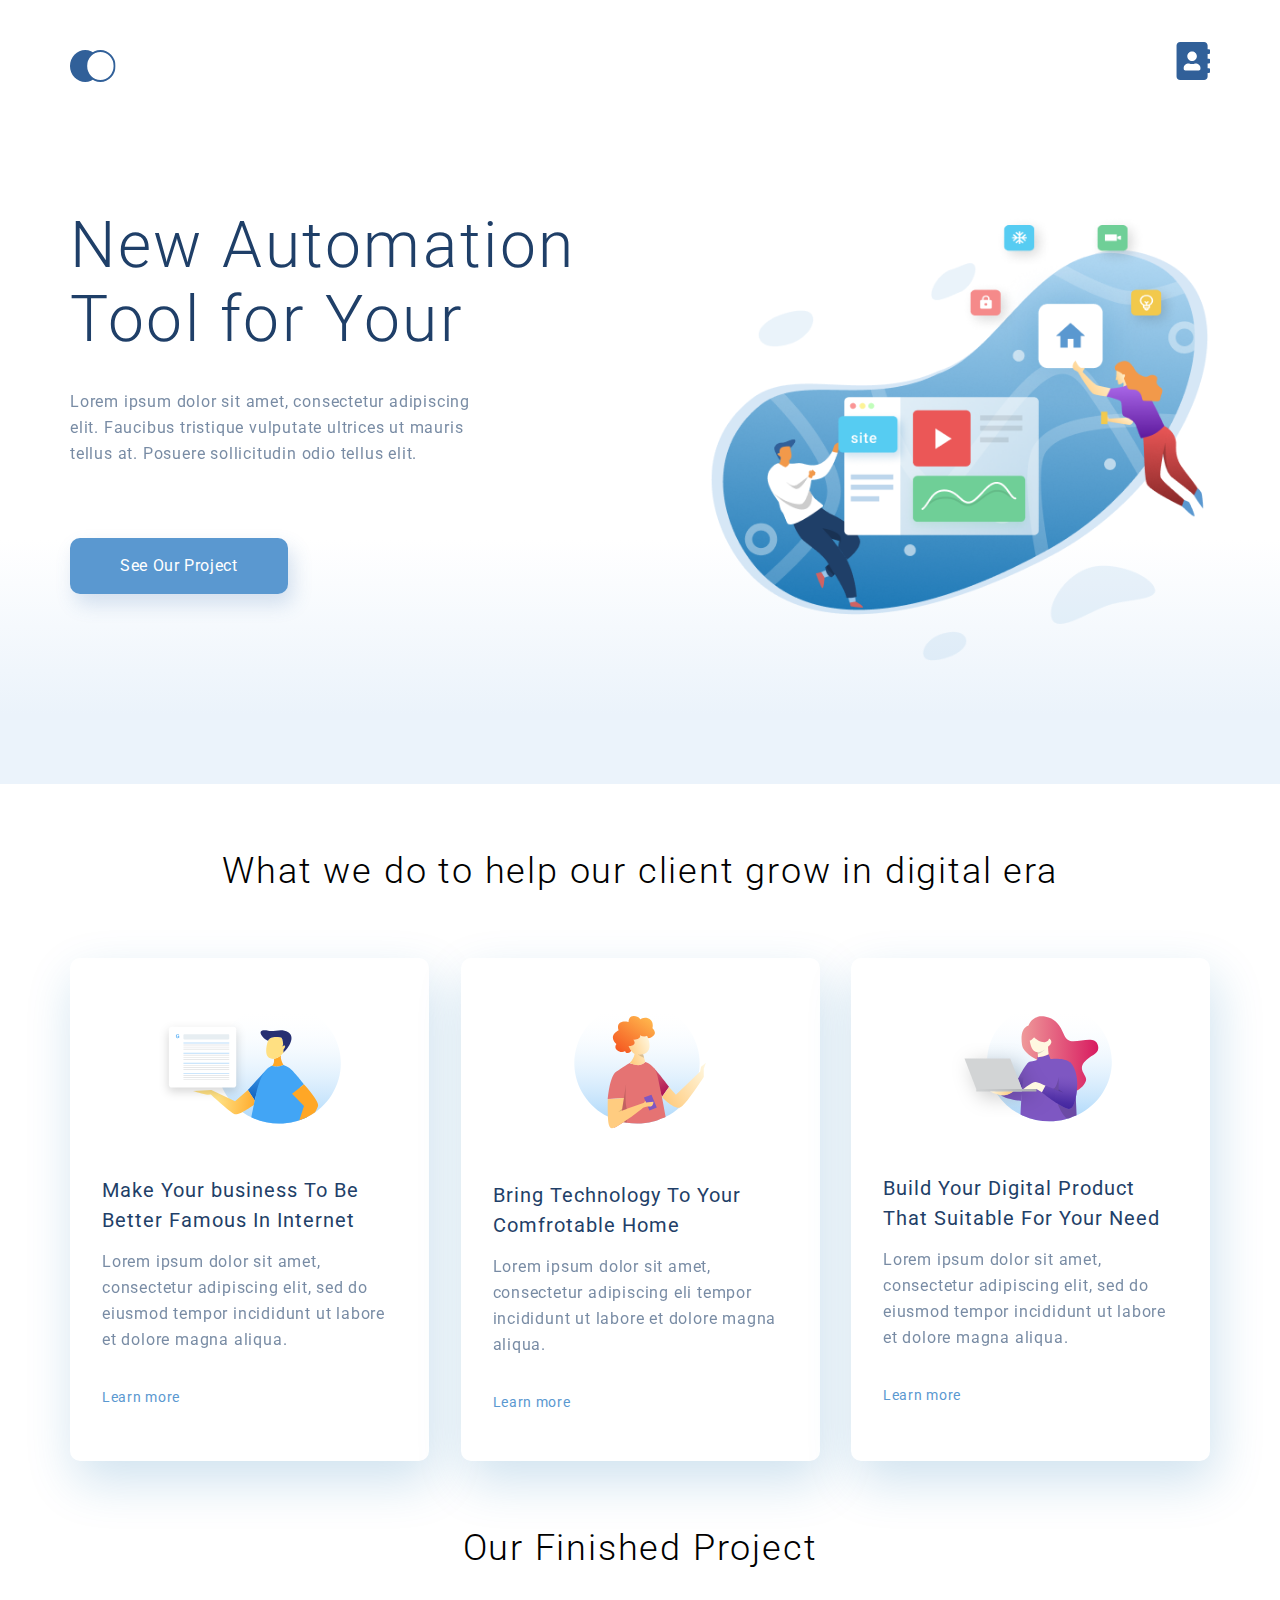
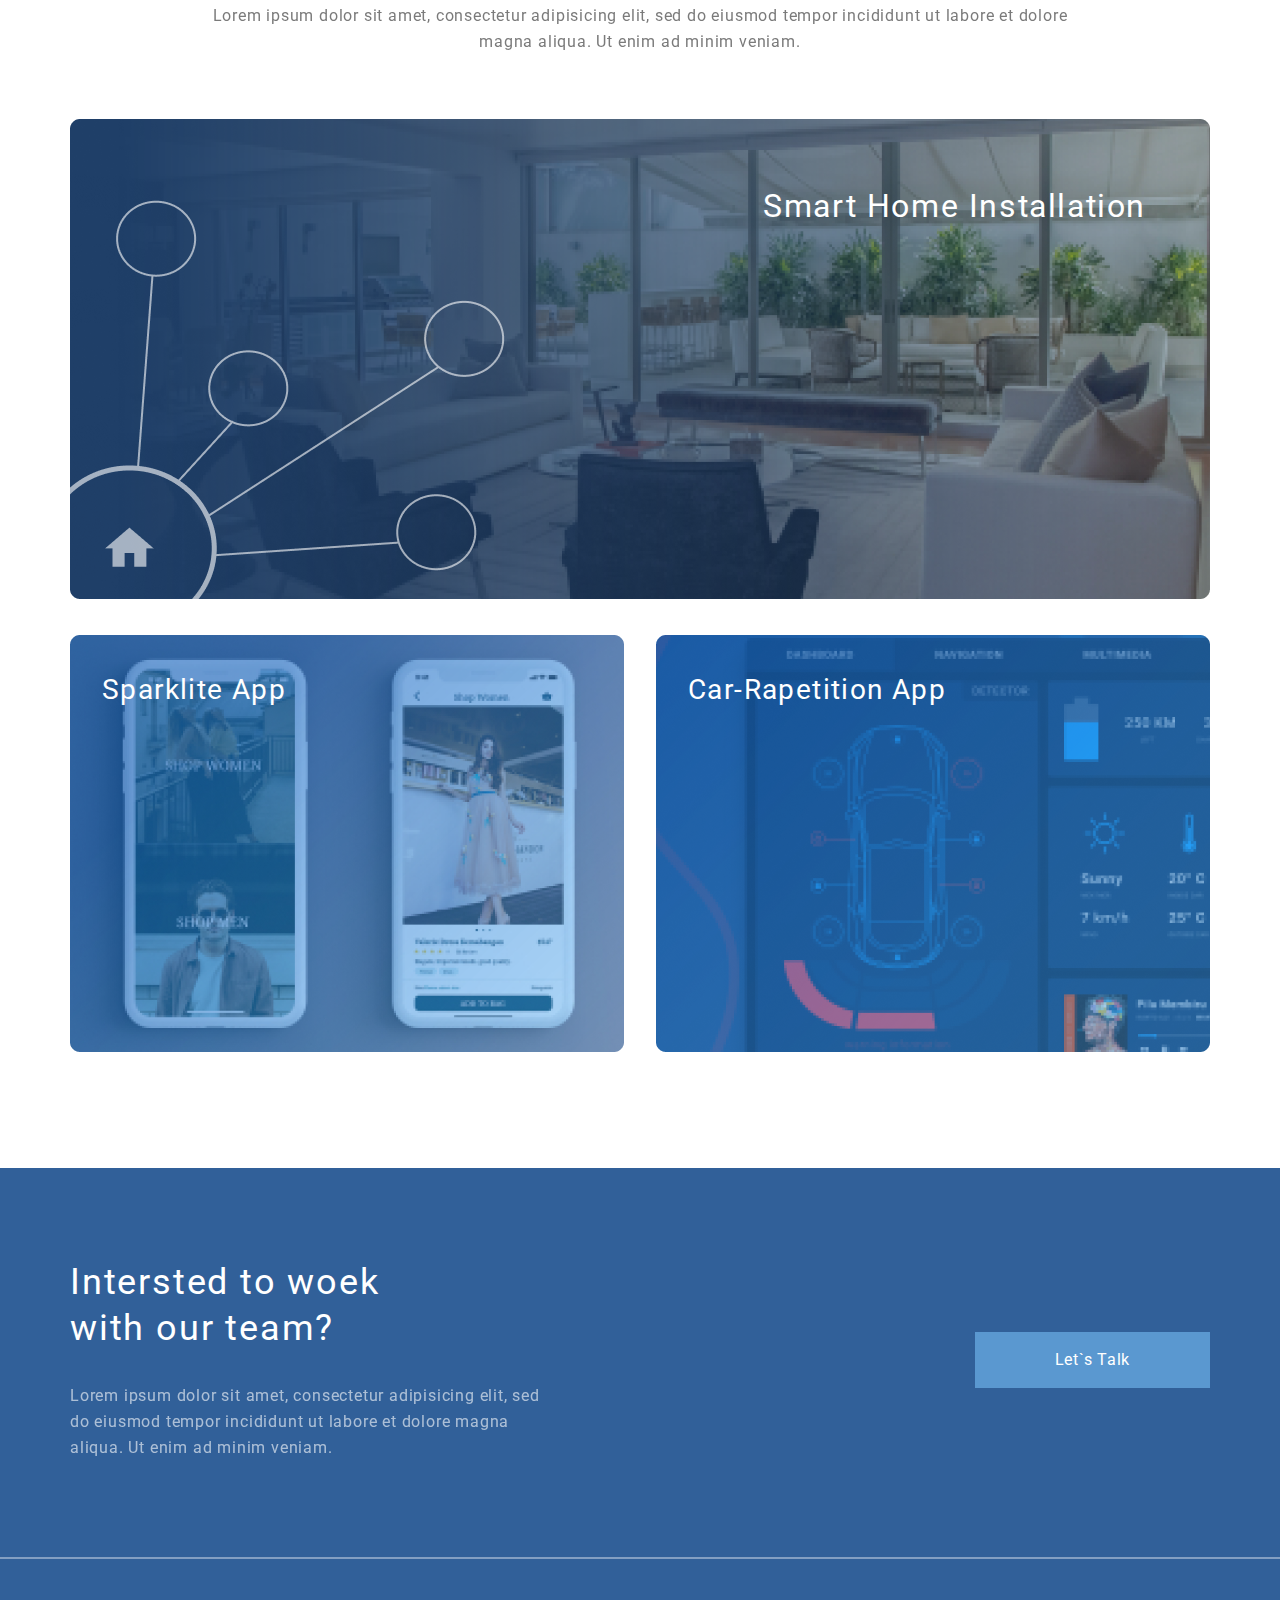
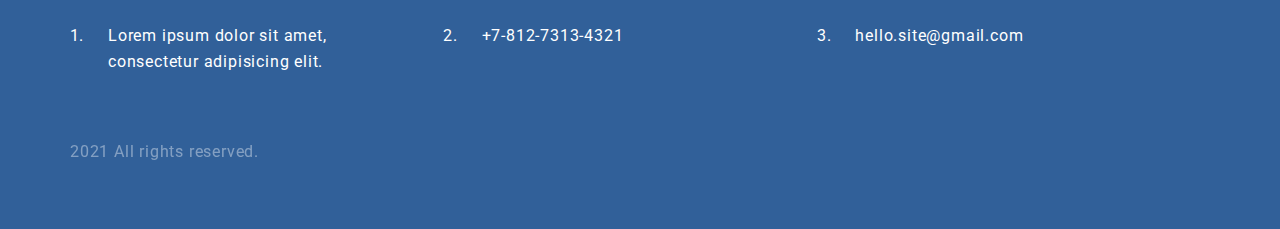
<file: My first website/index.html>
<!DOCTYPE html>
<html lang="en">
<head>
    <meta charset="UTF-8">
    <meta http-equiv="X-UA-Compatible" content="IE=edge">
    <meta name="viewport" content="width=device-width, initial-scale=1.0">
    <title>Main</title>
    <link rel="stylesheet" href="style.css">
    <link rel="preconnect" href="https://fonts.googleapis.com">
    <link rel="preconnect" href="https://fonts.gstatic.com" crossorigin>
    <link href="https://fonts.googleapis.com/css2?family=Roboto:wght@100;300;400;500;700;900&display=swap" rel="stylesheet">
</head>
<body>
    <div class="top">
        <div class="container top__box">
            <ul class="header">
                <li><a href="index.html"><img src="img/logo.svg" alt="logo"></a></li>
                <li><a href="contacts.html"> <img src="img/vector.svg" alt="contacts"></a></li>
            </ul>
            <div class="top__info">
                <h1 class="top__heading">New Automation Tool for Your</h1>
                <p class="text top__text">Lorem ipsum dolor sit amet, consectetur adipiscing elit. Faucibus tristique vulputate ultrices ut mauris tellus at. Posuere sollicitudin odio tellus elit.</p>
                <a href="#" class="top__button">See Our Project</a>
            </div>
        </div>
    </div>
    <div class="what-we-do container">
        <h3 class="heading">What we do to help our client grow in digital era</h3>
        <div class="what-we-do__carousel">
            <div class="what-we-do__card">
                <img class="what-we-do__image" src="img/card1.svg" alt="card1">
                <h4 class="what-we-do__mini-heading">Make Your business To Be Better Famous In Internet</h4>
                <p class="text">Lorem ipsum dolor sit amet, consectetur adipiscing elit, sed do eiusmod tempor incididunt ut labore et dolore magna aliqua. </p>
                <a class="what-we-do__anchor" href="#">Learn more</a>
            </div>
            <div class="what-we-do__card">
                <img class="what-we-do__image" src="img/card2.svg" alt="card2">
                <h4 class="what-we-do__mini-heading">Bring Technology To Your Comfrotable Home</h4>
                <p class="text what-we-do__text">Lorem ipsum dolor sit amet, consectetur adipiscing eli tempor incididunt ut labore et dolore magna aliqua. </p>
                <a class="what-we-do__anchor" href="#">Learn more</a>
            </div>
            <div class="what-we-do__card">
                <img class="what-we-do__image" src="img/card3.svg" alt="card3">
                <h4 class="what-we-do__mini-heading">Build Your Digital Product That Suitable For Your Need</h4>
                <p class="text">Lorem ipsum dolor sit amet, consectetur adipiscing elit, sed do eiusmod tempor incididunt ut labore et dolore magna aliqua. </p>
                <a class="what-we-do__anchor" href="#">Learn more</a>
            </div>
        </div>
    </div>
    <div class="project">
        <div class="container">
            <h3 class="heading">Our Finished Project</h3>
            <p class="text project__text">Lorem ipsum dolor sit amet, consectetur adipisicing elit, sed do eiusmod tempor incididunt ut labore et dolore magna aliqua. Ut enim ad minim veniam.</p>
            <div class="project__item">
                <img class="project__image" src="img/middle_banner.png" alt="Smart Home" >
                <p class="project__image-text">Smart Home Installation</p>
            </div>
            <div class="project__parent">
                <div class="project__item project__item-margin">
                    <img class="project__image"src="img/app1.png" alt="App1">
                    <p class="project__image-text2">Sparklite App</p>
                </div>
                <div class="project__item">
                    <img class="project__image"src="img/app2.png" alt="App2">
                    <p class="project__image-text2">Car-Rapetition App</p>
                </div>
            </div>
        </div>
    </div>
    <div class="footer">
        <div class="footer__top container">
            <div class="footer__text-block">
                <h3 class="footer__heading">Intersted to woek<br>with our team?</h3>
                <p class="footer__text">Lorem ipsum dolor sit amet, consectetur adipisicing elit, sed do eiusmod tempor incididunt ut labore et dolore magna aliqua. Ut enim ad minim veniam.</p>
            </div>
            <a href="#" class="footer__link">Let`s Talk</a>
        </div>
        <hr class="footer__line">
        <div class="footer__bottom container">
            <ol class="footer__contacts">
                <li class="footer__contacts-item">Lorem ipsum dolor sit amet, consectetur adipisicing elit.</li>
                <li class="footer__contacts-item">+7-812-7313-4321</li>
                <li class="footer__contacts-item">hello.site@gmail.com</li>
            </ol>
            <span class="footer__copyright">2021 All rights reserved.</span>
        </div>
    </div>
</body>
</html>
</file>
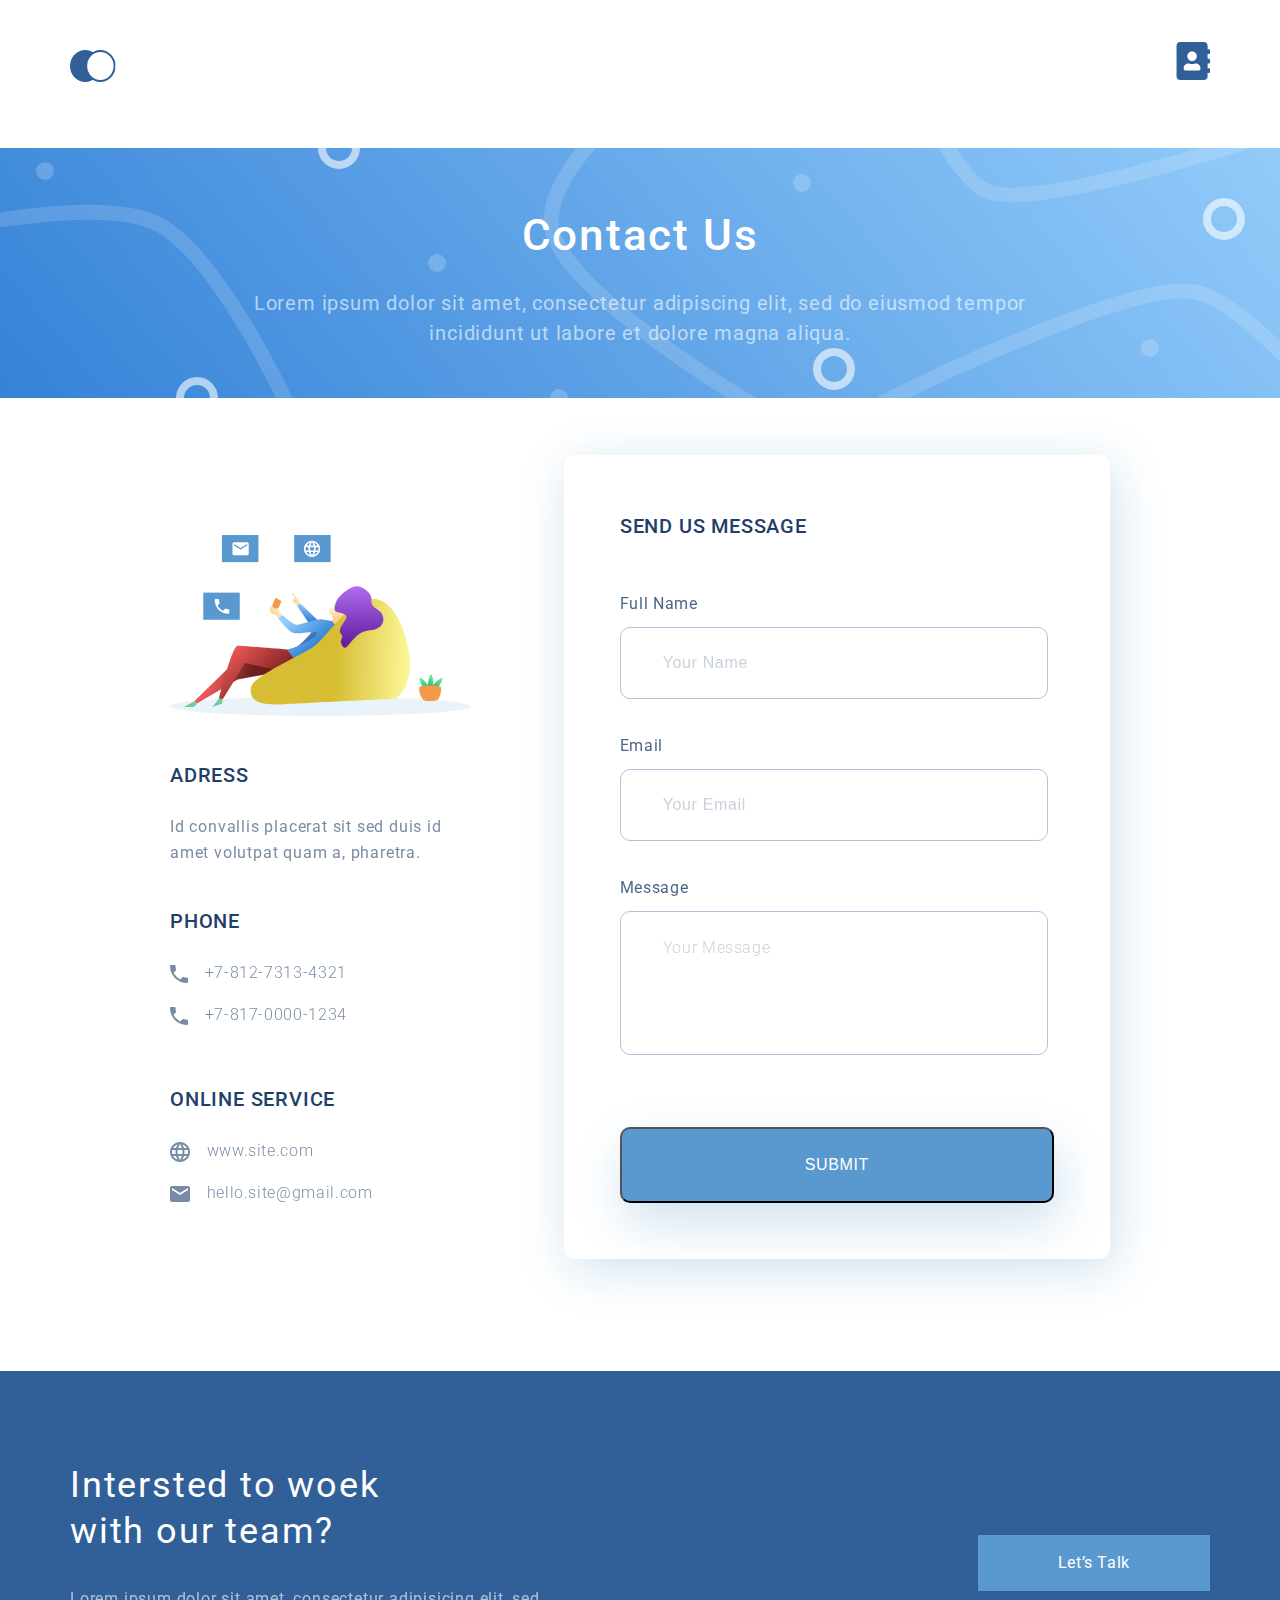
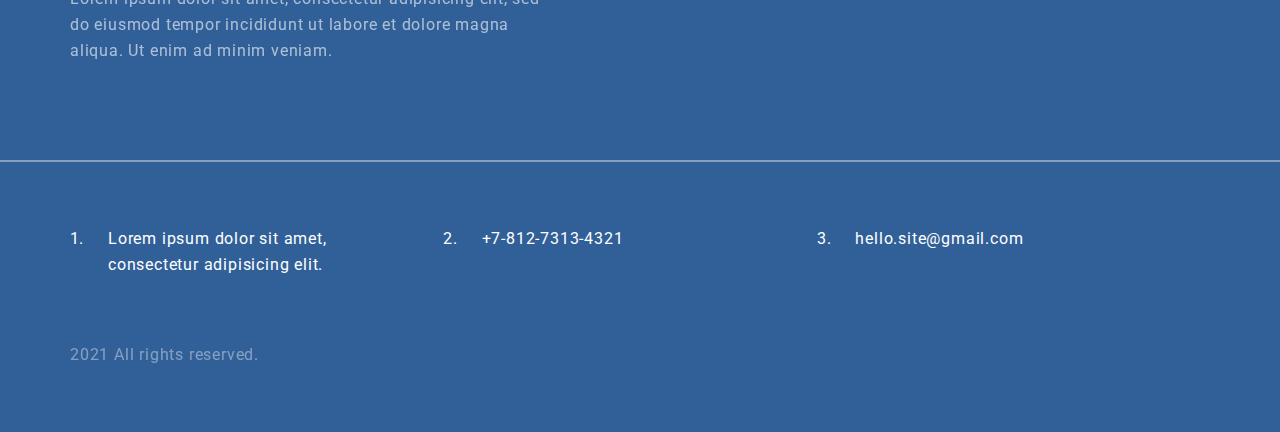
<file: My first website/contacts.html>
<!DOCTYPE html>
<html lang="en">
<head>
    <meta charset="UTF-8">
    <meta http-equiv="X-UA-Compatible" content="IE=edge">
    <meta name="viewport" content="width=device-width, initial-scale=1.0">
    <title>Contacts</title>
    <link rel="stylesheet" href="style.css">
    <link rel="preconnect" href="https://fonts.googleapis.com">
    <link rel="preconnect" href="https://fonts.gstatic.com" crossorigin>
    <link href="https://fonts.googleapis.com/css2?family=Roboto:wght@100;300;400;500;700;900&display=swap" rel="stylesheet">
</head>
<body>
    <div class="container">
        <ul class="header">
            <li><a href="index.html"><img src="img/logo.svg" alt="logo"></a></li>
            <li><a href="contacts.html"> <img src="img/vector.svg" alt="contacts"></a></li>
        </ul>
    </div>
    <div class="contacts__banner">
        <div class="contacts__container">
            <h2 class="contacts__heading">Contact Us</h2>
            <p class="contacts__text">Lorem ipsum dolor sit amet, consectetur adipiscing elit, sed do eiusmod tempor incididunt ut labore et dolore magna aliqua.</p>
        </div>
    </div>
    <div class="contacts__flex contacts__container">
        <div class="contacts__left">
            <img class="contacts__small-img" src="img/contacts_pic.svg" alt="Our contacts">
            <h4 class="contacts__microheading">ADRESS</h4>
            <p class="text">Id convallis placerat sit sed duis id amet volutpat quam a, pharetra.</p>
            <h4 class="contacts__microheading">PHONE</h4>
            <ul class="contacts__listing1">
                <li class="contacts__list-unit text"><img src="img/phone.svg" alt="" style="vertical-align:middle">&emsp;+7-812-7313-4321</li>
                <li class="contacts__list-unit text"><img src="img/phone.svg" alt="" style="vertical-align:middle">&emsp;+7-817-0000-1234</li>
            </ul>
            <h4 class="contacts__microheading">ONLINE SERVICE</h4>
            <ul class="contacts__listing2">
                <li class="contacts__list-unit-fat"><a class="contacts__list-unit text" href="www.site.com"><img src="img/site.svg" alt="site" style="vertical-align:middle">&emsp;www.site.com</a></li>
                <li class="contacts__list-unit-fat"><a class="contacts__list-unit text"
                        href="hello.site@gmail.com"><img src="img/mail.svg" alt="mail" style="vertical-align:middle">&emsp;hello.site@gmail.com</a></li>
            </ul>
        </div>
        <div class="contacts__right">
            <form action="#" class="contacts__form">
                <h4 class="contacts__microheading2">SEND US MESSAGE</h4>
                <span class="contacts__input-names">Full Name</span>
                <input class="contacts__input1" type="text" name="Full Name" placeholder="Your Name" size="30">
                <span class="contacts__input-names">Email</span>
                <input class="contacts__input1" type="email" name="Email" placeholder="Your Email" size="30">
                <span class="contacts__input-names">Message</span>
                <textarea class="contacts__input2" name="Message" placeholder="Your Message"></textarea>
                <input class="contacts__submit" type="submit" name="myInput" value="SUBMIT">
            </form>
        </div>
    </div>
    <div class="contacts__map contacts__container">
        <script type="text/javascript" charset="utf-8" async
            src="https://api-maps.yandex.ru/services/constructor/1.0/js/?um=constructor%3Af1077d3c9bc34a583b4b91857627589cf36b6ba3a246f5fa0baa509a411a9e8b&amp;width=100%;25&amp;height=495&amp;lang=ru_RU&amp;scroll=true"></script>
    </div>
    <div class="footer">
        <div class="footer__top container">
            <div class="footer__text-block">
                <h3 class="footer__heading">Intersted to woek<br>with our team?</h3>
                <p class="footer__text">Lorem ipsum dolor sit amet, consectetur adipisicing elit, sed do eiusmod tempor incididunt ut labore et dolore magna aliqua. Ut enim ad minim veniam.</p>
            </div>
            <a href="#" class="footer__link">Let’s Talk</a>
        </div>
        <hr class="footer__line">
        <div class="footer__bottom container">
            <ol class="footer__contacts">
                <li class="footer__contacts-item">Lorem ipsum dolor sit amet, consectetur adipisicing elit.</li>
                <li class="footer__contacts-item">+7-812-7313-4321</li>
                <li class="footer__contacts-item">hello.site@gmail.com</li>
            </ol>
            <span class="footer__copyright">2021 All rights reserved.</span>
        </div>
    </div>
</body>
</html>
</file>
<file: My first website/style.css>
* {
  margin: 0;
  padding: 0;
}

body {
  font-family: "Roboto", sans-serif;
  font-style: normal;
  font-weight: normal;
}

.text {
  font-size: 16px;
  line-height: 26px;
  letter-spacing: 0.05em;
  color: #1F3F68;
  opacity: 0.6;
}

.container {
  max-width: 1140px;
  margin: 0 auto;
}

.header {
  display: -webkit-box;
  display: -ms-flexbox;
  display: flex;
  -webkit-box-pack: justify;
      -ms-flex-pack: justify;
          justify-content: space-between;
  list-style: none;
  padding: 42px 0 0 0;
}

.heading {
  font-weight: 300;
  font-size: 36px;
  line-height: 46px;
  text-align: center;
  letter-spacing: 0.05em;
  color: #000000;
}

.top {
  min-height: 768px;
  background: -webkit-gradient(linear, left bottom, left top, color-stop(8.84%, #EBF3FB), color-stop(31.12%, rgba(152, 195, 232, 0)));
  background: linear-gradient(0deg, #EBF3FB 8.84%, rgba(152, 195, 232, 0) 31.12%);
}

.top__box {
  display: -webkit-box;
  display: -ms-flexbox;
  display: flex;
  -webkit-box-orient: vertical;
  -webkit-box-direction: normal;
      -ms-flex-direction: column;
          flex-direction: column;
  height: 100%;
}

.top__info {
  padding: 115px 0 0 0;
  -webkit-box-flex: 1;
      -ms-flex-positive: 1;
          flex-grow: 1;
  background-image: url(img/illustration.png);
  background-repeat: no-repeat;
  background-position: right center;
  background-size: 44%;
}

.top__heading {
  width: 510px;
  font-weight: 300;
  font-size: 64px;
  line-height: 74px;
  letter-spacing: 0.04em;
  color: #1F3F68;
  margin-bottom: 32px;
}

.top__text {
  width: 425px;
  margin-bottom: 71px;
}

.top__button {
  font-size: 16px;
  line-height: 26px;
  text-align: center;
  letter-spacing: 0.04em;
  color: #FFFFFF;
  background: #5A98D0;
  -webkit-box-shadow: 5px 10px 20px rgba(53, 110, 173, 0.2);
          box-shadow: 5px 10px 20px rgba(53, 110, 173, 0.2);
  border-radius: 10px;
  padding: 15px 50px;
  text-decoration: none;
  display: inline-block;
  margin-bottom: 190px;
}

.what-we-do {
  padding-top: 64px;
}

.what-we-do__carousel {
  padding-top: 64px;
  display: -webkit-box;
  display: -ms-flexbox;
  display: flex;
  -webkit-box-pack: justify;
      -ms-flex-pack: justify;
          justify-content: space-between;
  padding-bottom: 64px;
}

.what-we-do__card {
  width: 359px;
  padding: 44px 32px;
  -webkit-box-sizing: border-box;
          box-sizing: border-box;
  background: #FFFFFF;
  -webkit-box-shadow: 5px 20px 50px rgba(16, 112, 177, 0.2);
          box-shadow: 5px 20px 50px rgba(16, 112, 177, 0.2);
  border-radius: 10px;
  display: -webkit-box;
  display: -ms-flexbox;
  display: flex;
  -webkit-box-orient: vertical;
  -webkit-box-direction: normal;
      -ms-flex-direction: column;
          flex-direction: column;
}

.what-we-do__image {
  -ms-flex-item-align: center;
      -ms-grid-row-align: center;
      align-self: center;
  margin-bottom: 51px;
}

.what-we-do__mini-heading {
  font-size: 20px;
  font-weight: normal;
  line-height: 30px;
  letter-spacing: 0.05em;
  color: #1F3F68;
  margin-bottom: 14px;
}

.what-we-do__anchor {
  text-decoration: none;
  font-size: 14px;
  line-height: 30px;
  letter-spacing: 0.05em;
  color: #5A98D0;
  margin-top: 29px;
}

.project {
  padding-bottom: 112px;
}

.project__text {
  color: #222222;
  max-width: 75%;
  margin: 32px auto 64px;
  text-align: center;
}

.project__item {
  position: relative;
  -webkit-box-flex: 1;
      -ms-flex-positive: 1;
          flex-grow: 1;
}

.project__item-margin {
  margin-right: 32px;
}

.project__image {
  width: 100%;
}

.project__image-text {
  position: absolute;
  top: 64px;
  right: 64px;
  font-size: 32px;
  line-height: 46px;
  text-align: right;
  letter-spacing: 0.05em;
  color: #FFFFFF;
}

.project__image-text2 {
  position: absolute;
  top: 32px;
  left: 32px;
  font-size: 28px;
  line-height: 46px;
  letter-spacing: 0.05em;
  color: #FFFFFF;
}

.project__parent {
  display: -webkit-box;
  display: -ms-flexbox;
  display: flex;
  -webkit-box-pack: justify;
      -ms-flex-pack: justify;
          justify-content: space-between;
  margin: 32px 0 0 0;
}

.footer {
  background: #316099;
}

.footer__top {
  padding: 91px 0 96px 0;
  display: -webkit-box;
  display: -ms-flexbox;
  display: flex;
  -webkit-box-align: center;
      -ms-flex-align: center;
          align-items: center;
  -webkit-box-pack: justify;
      -ms-flex-pack: justify;
          justify-content: space-between;
}

.footer__text-block {
  max-width: 494px;
}

.footer__heading {
  font-weight: normal;
  font-size: 36px;
  line-height: 46px;
  letter-spacing: 0.05em;
  color: #FFFFFF;
  margin-bottom: 32px;
}

.footer__text {
  font-size: 16px;
  line-height: 26px;
  letter-spacing: 0.05em;
  color: #FFFFFF;
  opacity: 0.6;
}

.footer__link {
  font-size: 16px;
  line-height: 26px;
  text-align: center;
  letter-spacing: 0.04em;
  color: #FFFFFF;
  text-decoration: none;
  padding: 15px 80px;
  background: #5A98D0;
}

.footer__line {
  opacity: 0.4;
  border: 1px solid #FFFFFF;
}

.footer__bottom {
  padding-bottom: 64px;
}

.footer__contacts {
  font-size: 16px;
  line-height: 26px;
  letter-spacing: 0.05em;
  color: #FFFFFF;
  display: -webkit-box;
  display: -ms-flexbox;
  display: flex;
  /*justify-content: space-between;*/
  padding: 64px 0 64px 0;
  margin-left: 19px;
}

.footer__contacts-item {
  padding-left: 19px;
  margin-right: 72px;
  width: 317px;
}

.footer__copyright {
  font-size: 16px;
  line-height: 26px;
  letter-spacing: 0.05em;
  color: #FFFFFF;
  opacity: 0.4;
}

.contacts__container {
  margin: 0 auto;
  max-width: 940px;
}

.contacts__banner {
  background: url(img/contacts_banner.svg);
  background-position: center;
  background-repeat: no-repeat;
  background-size: cover;
  height: 250px;
  margin: 54px 0 57px 0;
}

.contacts__heading {
  font-style: normal;
  font-weight: 500;
  font-size: 44px;
  line-height: 74px;
  text-align: center;
  letter-spacing: 0.04em;
  color: #FFFFFF;
  padding: 50px 0 16px 0;
}

.contacts__text {
  padding-left: 80px;
  padding-right: 80px;
  font-weight: normal;
  font-size: 20px;
  line-height: 30px;
  text-align: center;
  letter-spacing: 0.04em;
  color: rgba(255, 255, 255, 0.6);
}

.contacts__flex {
  display: -webkit-box;
  display: -ms-flexbox;
  display: flex;
  -webkit-box-pack: justify;
      -ms-flex-pack: justify;
          justify-content: space-between;
  margin-bottom: 96px;
}

.contacts__left {
  width: 300px;
}

.contacts__small-img {
  padding-top: 80px;
}

.contacts__microheading {
  padding: 40px 0 24px 0;
  font-weight: 500;
  font-size: 20px;
  line-height: 30px;
  letter-spacing: 0.04em;
  color: #1F3F68;
}

.contacts__listing1 {
  list-style: none;
  /*list-style-image: url(img/phone.svg);
        list-style-position: inside;*/
}

.contacts__list-unit {
  font-weight: 300;
  font-size: 16px;
  line-height: 26px;
  letter-spacing: 0.04em;
  color: #1F3F68;
  text-decoration: none;
  padding-bottom: 16px;
}

.contacts__list-unit-fat {
  font-weight: normal;
  font-size: 16px;
  line-height: 26px;
  letter-spacing: 0.05em;
  color: #1F3F68;
  padding-bottom: 16px;
}

.contacts__listing2 {
  list-style: none;
}

.contacts__right {
  background: #FFFFFF;
  -webkit-box-shadow: 5px 10px 50px rgba(16, 112, 177, 0.2);
          box-shadow: 5px 10px 50px rgba(16, 112, 177, 0.2);
  border-radius: 10px;
}

.contacts__form {
  display: -webkit-box;
  display: -ms-flexbox;
  display: flex;
  -webkit-box-orient: vertical;
  -webkit-box-direction: normal;
      -ms-flex-direction: column;
          flex-direction: column;
  padding: 56px;
}

.contacts__microheading2 {
  padding-bottom: 48px;
  font-weight: 500;
  font-size: 20px;
  line-height: 30px;
  letter-spacing: 0.04em;
  color: #1F3F68;
}

.contacts__input-names {
  font-weight: normal;
  font-size: 16px;
  line-height: 30px;
  letter-spacing: 0.04em;
  color: #1F3F68;
  opacity: 0.8;
}

.contacts__input1 {
  padding-left: 42px;
  width: 428px;
  height: 72px;
  opacity: 0.4;
  border: 1px solid #356EAD;
  -webkit-box-sizing: border-box;
          box-sizing: border-box;
  border-radius: 10px;
  margin: 8px 0 32px 0;
  font-weight: 300;
  font-size: 16px;
  line-height: 30px;
  letter-spacing: 0.04em;
}

.contacts__input1::-webkit-input-placeholder {
  font-weight: 300;
  font-size: 16px;
  line-height: 30px;
  letter-spacing: 0.04em;
  color: #1F3F68;
  opacity: 0.6;
}

.contacts__input1:-ms-input-placeholder {
  font-weight: 300;
  font-size: 16px;
  line-height: 30px;
  letter-spacing: 0.04em;
  color: #1F3F68;
  opacity: 0.6;
}

.contacts__input1::-ms-input-placeholder {
  font-weight: 300;
  font-size: 16px;
  line-height: 30px;
  letter-spacing: 0.04em;
  color: #1F3F68;
  opacity: 0.6;
}

.contacts__input1::placeholder {
  font-weight: 300;
  font-size: 16px;
  line-height: 30px;
  letter-spacing: 0.04em;
  color: #1F3F68;
  opacity: 0.6;
}

.contacts__input2 {
  padding-top: 21px;
  padding-left: 42px;
  padding-right: 40px;
  margin-top: 8px;
  width: 428px;
  height: 144px;
  opacity: 0.4;
  border: 1px solid #356EAD;
  -webkit-box-sizing: border-box;
          box-sizing: border-box;
  border-radius: 10px;
  resize: none;
  font-weight: 300;
  font-size: 16px;
  line-height: 30px;
  letter-spacing: 0.04em;
}

.contacts__input2::-webkit-input-placeholder {
  font-family: Roboto;
  font-style: normal;
  font-weight: 300;
  font-size: 16px;
  line-height: 30px;
  letter-spacing: 0.04em;
  color: #1F3F68;
  opacity: 0.6;
}

.contacts__input2:-ms-input-placeholder {
  font-family: Roboto;
  font-style: normal;
  font-weight: 300;
  font-size: 16px;
  line-height: 30px;
  letter-spacing: 0.04em;
  color: #1F3F68;
  opacity: 0.6;
}

.contacts__input2::-ms-input-placeholder {
  font-family: Roboto;
  font-style: normal;
  font-weight: 300;
  font-size: 16px;
  line-height: 30px;
  letter-spacing: 0.04em;
  color: #1F3F68;
  opacity: 0.6;
}

.contacts__input2::placeholder {
  font-family: Roboto;
  font-style: normal;
  font-weight: 300;
  font-size: 16px;
  line-height: 30px;
  letter-spacing: 0.04em;
  color: #1F3F68;
  opacity: 0.6;
}

.contacts__submit {
  margin-top: 72px;
  padding: 23px 183px;
  font-weight: 500;
  font-size: 16px;
  line-height: 26px;
  text-align: center;
  letter-spacing: 0.04em;
  color: #FFFFFF;
  background: #5A98D0;
  -webkit-box-shadow: 5px 20px 50px rgba(16, 112, 177, 0.2);
          box-shadow: 5px 20px 50px rgba(16, 112, 177, 0.2);
  border-radius: 10px;
}

.contacts__submit:hover {
  cursor: pointer;
}

.contacts__map {
  margin-bottom: 112px;
}

@media (max-width: 1024px) {
  .container {
    padding-left: 32px;
    padding-right: 32px;
  }
  .top__info {
    background-position: right 280px;
  }
  .what-we-do__carousel {
    -webkit-box-orient: vertical;
    -webkit-box-direction: normal;
        -ms-flex-direction: column;
            flex-direction: column;
    -webkit-box-align: center;
        -ms-flex-align: center;
            align-items: center;
  }
  .what-we-do__card {
    margin-bottom: 32px;
  }
  .footer__top {
    max-width: 520px;
  }
  .footer__text-block {
    max-width: 336px;
  }
  .footer__link {
    padding: 8px 30px;
  }
  .footer__bottom {
    max-width: 520px;
  }
  .footer__contacts {
    -webkit-box-orient: vertical;
    -webkit-box-direction: normal;
        -ms-flex-direction: column;
            flex-direction: column;
    padding-bottom: 0;
  }
  .footer__contacts-item {
    padding-bottom: 25px;
    width: 100%;
  }
  .contacts__container {
    max-width: 768px;
  }
  .contacts__text {
    padding-left: 120px;
    padding-right: 120px;
  }
  .contacts__flex {
    -webkit-box-orient: vertical;
    -webkit-box-direction: normal;
        -ms-flex-direction: column;
            flex-direction: column;
    -webkit-box-align: center;
        -ms-flex-align: center;
            align-items: center;
    margin-bottom: 64px;
  }
  .contacts__left {
    padding-bottom: 64px;
  }
  .contacts__small-img {
    padding-top: 0;
  }
  .contacts__right {
    max-width: 540px;
  }
  .contacts__map {
    margin-bottom: 64px;
  }
}

@media (max-width: 667px) {
  .header {
    padding-top: 24px;
  }
  .top {
    min-height: 376px;
    padding-bottom: 41px;
    -webkit-box-sizing: border-box;
            box-sizing: border-box;
  }
  .top__info {
    padding-top: 36px;
    display: -webkit-box;
    display: -ms-flexbox;
    display: flex;
    -webkit-box-orient: vertical;
    -webkit-box-direction: normal;
        -ms-flex-direction: column;
            flex-direction: column;
    -webkit-box-align: center;
        -ms-flex-align: center;
            align-items: center;
    background-image: none;
  }
  .top__heading {
    font-size: 32px;
    line-height: 37px;
    margin-bottom: 12px;
    width: 100%;
    text-align: center;
  }
  .top__text {
    width: 100%;
    text-align: center;
    margin-bottom: 32px;
  }
  .top__button {
    font-size: 12px;
    line-height: 26px;
    padding: 0 8px;
    margin-bottom: 0;
  }
  .heading {
    font-size: 24px;
    line-height: 28px;
  }
  .what-we-do {
    padding-top: 48px;
  }
  .what-we-do__carousel {
    padding-top: 32px;
  }
  .what-we-do__card {
    width: 100%;
  }
  .project {
    padding-bottom: 64px;
  }
  .project__text {
    max-width: 100%;
  }
  .project__image-text {
    font-size: 16px;
    line-height: 19px;
    top: 16px;
    right: 16px;
  }
  .project__image-text2 {
    left: 16px;
  }
  .project__parent {
    -webkit-box-orient: vertical;
    -webkit-box-direction: normal;
        -ms-flex-direction: column;
            flex-direction: column;
    margin-top: 16px;
  }
  .project__item-margin {
    margin-right: 0;
    margin-bottom: 16px;
  }
  .footer__copyright {
    display: inline-block;
    width: 100%;
    text-align: center;
  }
  .footer__top {
    -webkit-box-orient: vertical;
    -webkit-box-direction: normal;
        -ms-flex-direction: column;
            flex-direction: column;
    padding-bottom: 40px;
  }
  .footer__text-block {
    max-width: 343px;
    padding-bottom: 40px;
  }
  .footer__heading {
    text-align: center;
  }
  .footer__text {
    text-align: center;
  }
  .footer__contacts {
    padding-top: 32px;
  }
  .contacts__container {
    max-width: 375px;
  }
  .contacts__banner {
    margin: 25px 0 46px 0;
  }
  .contacts__heading {
    font-size: 24px;
    line-height: 28px;
  }
  .contacts__text {
    font-size: 16px;
    line-height: 30px;
    padding-left: 15px;
    padding-right: 15px;
  }
  .contacts__flex {
    margin-bottom: 32px;
  }
  .contacts__right {
    max-width: 342px;
  }
  .contacts__form {
    padding: 35px;
  }
  .contacts__microheading2 {
    font-size: 16px;
    line-height: 30px;
    padding-bottom: 32px;
  }
  .contacts__input-names {
    font-size: 14px;
  }
  .contacts__input1 {
    width: 271px;
    height: 46px;
    font-size: 14px;
    margin: 0 0 20px 0;
  }
  .contacts__input1::-webkit-input-placeholder {
    font-size: 14px;
  }
  .contacts__input1:-ms-input-placeholder {
    font-size: 14px;
  }
  .contacts__input1::-ms-input-placeholder {
    font-size: 14px;
  }
  .contacts__input1::placeholder {
    font-size: 14px;
  }
  .contacts__input2 {
    width: 271px;
    height: 92px;
    font-size: 14px;
    margin-top: 0;
  }
  .contacts__input2::-webkit-input-placeholder {
    font-size: 14px;
  }
  .contacts__input2:-ms-input-placeholder {
    font-size: 14px;
  }
  .contacts__input2::-ms-input-placeholder {
    font-size: 14px;
  }
  .contacts__input2::placeholder {
    font-size: 14px;
  }
  .contacts__submit {
    padding: 10px 100px;
    margin-top: 46px;
  }
  .contacts__map {
    margin-bottom: 32px;
  }
}
/*# sourceMappingURL=style.css.map */
</file>
